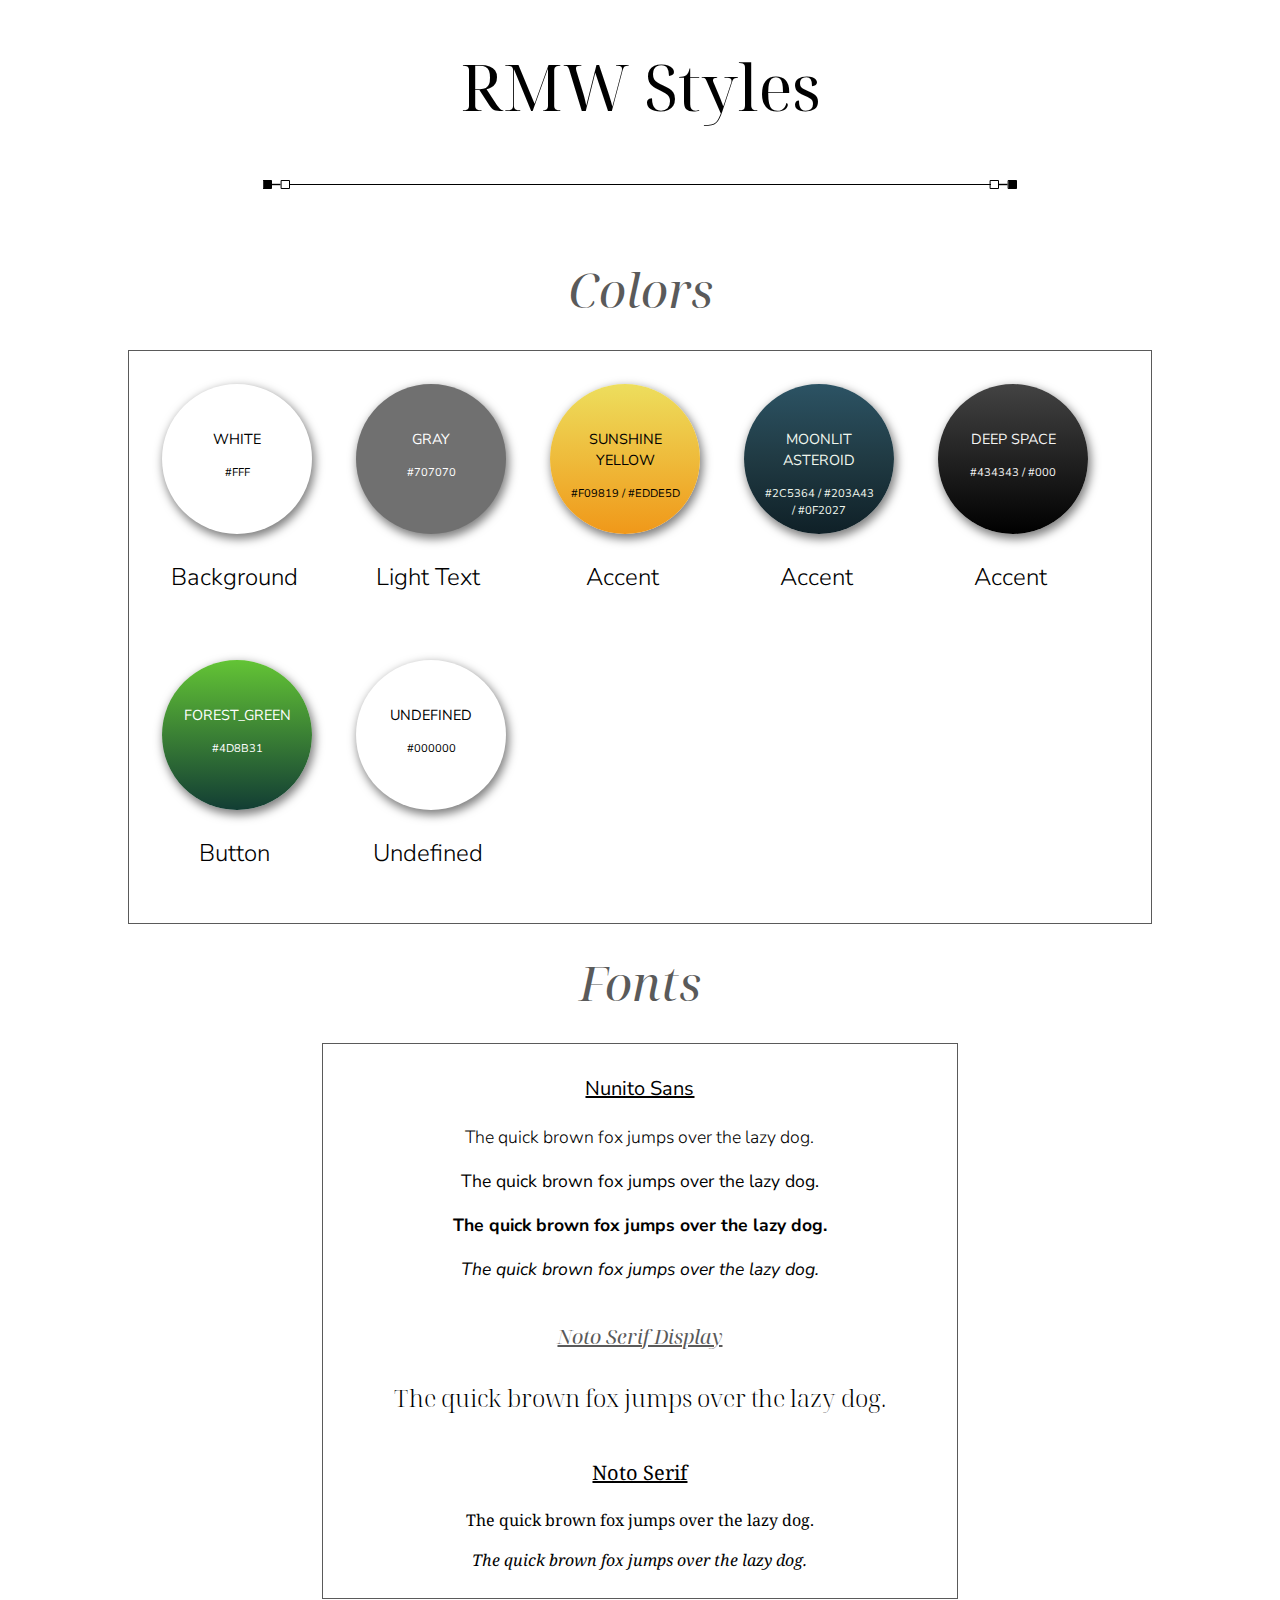
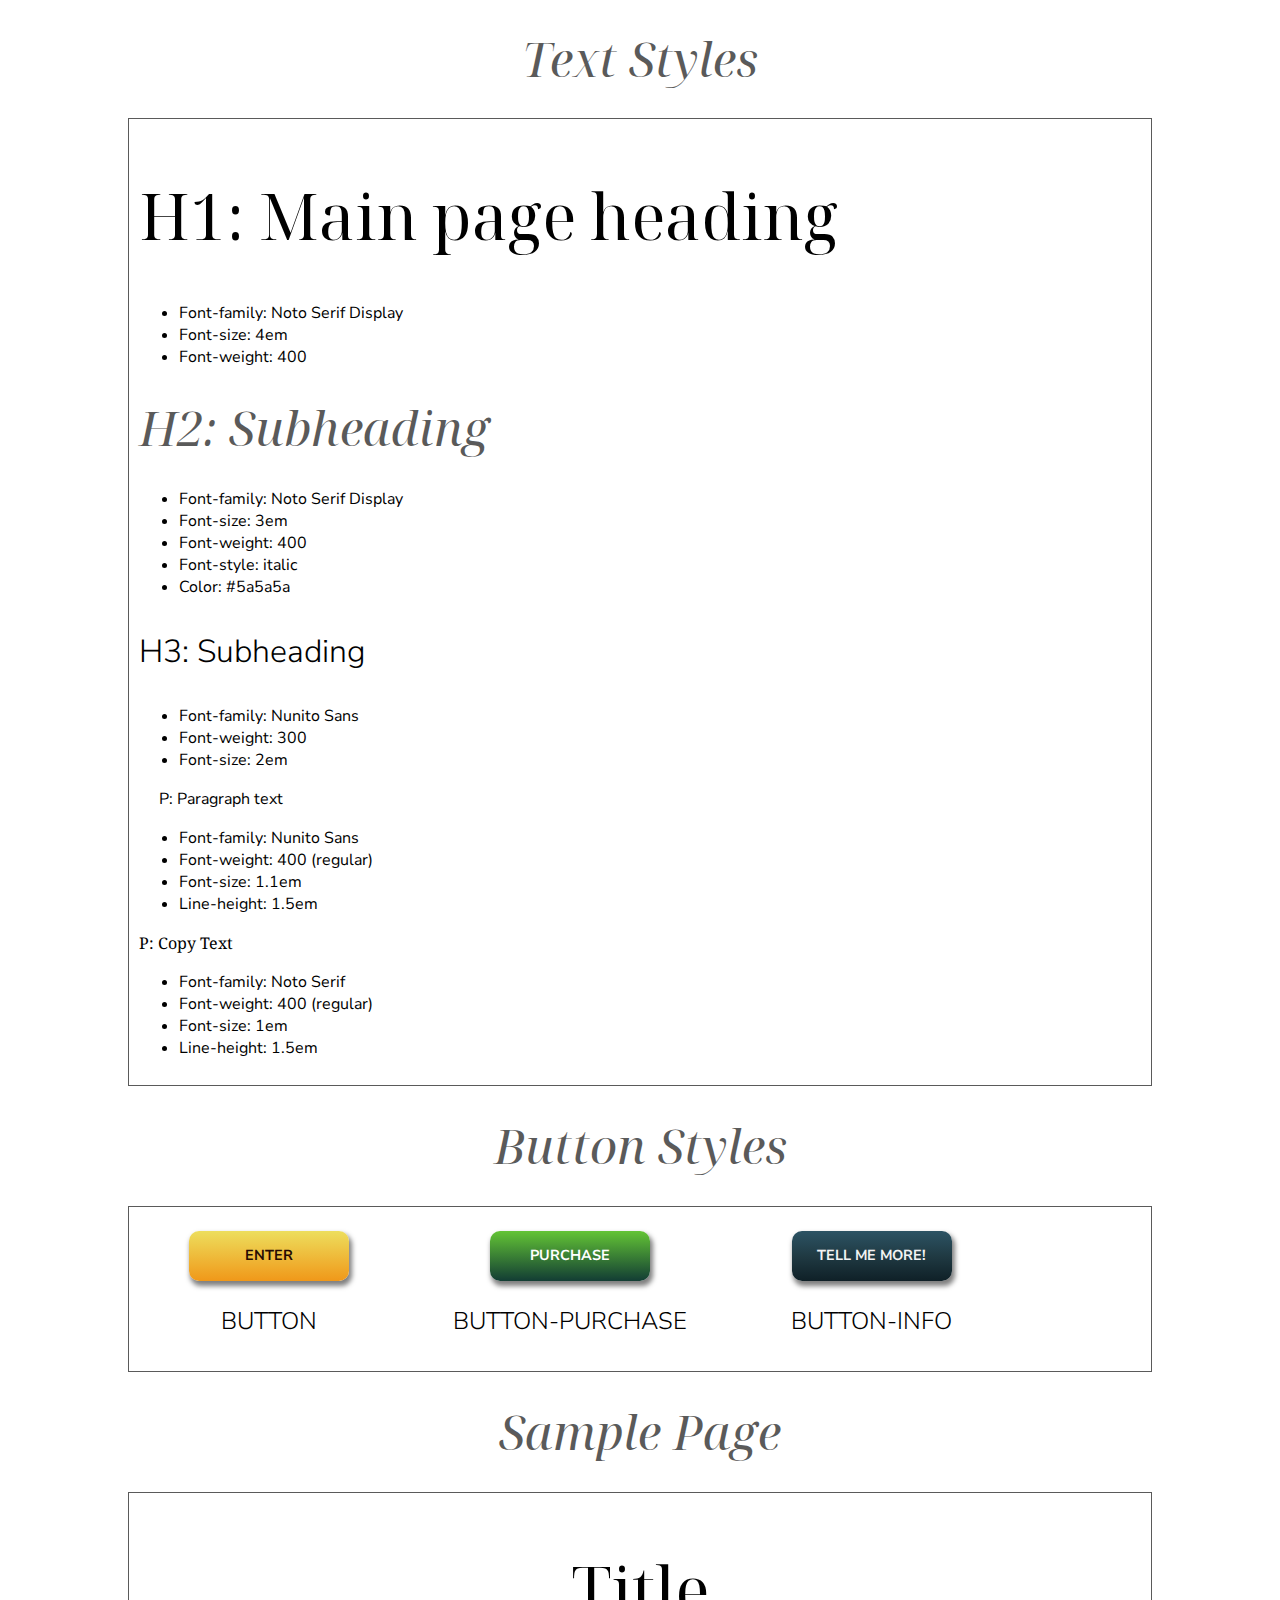
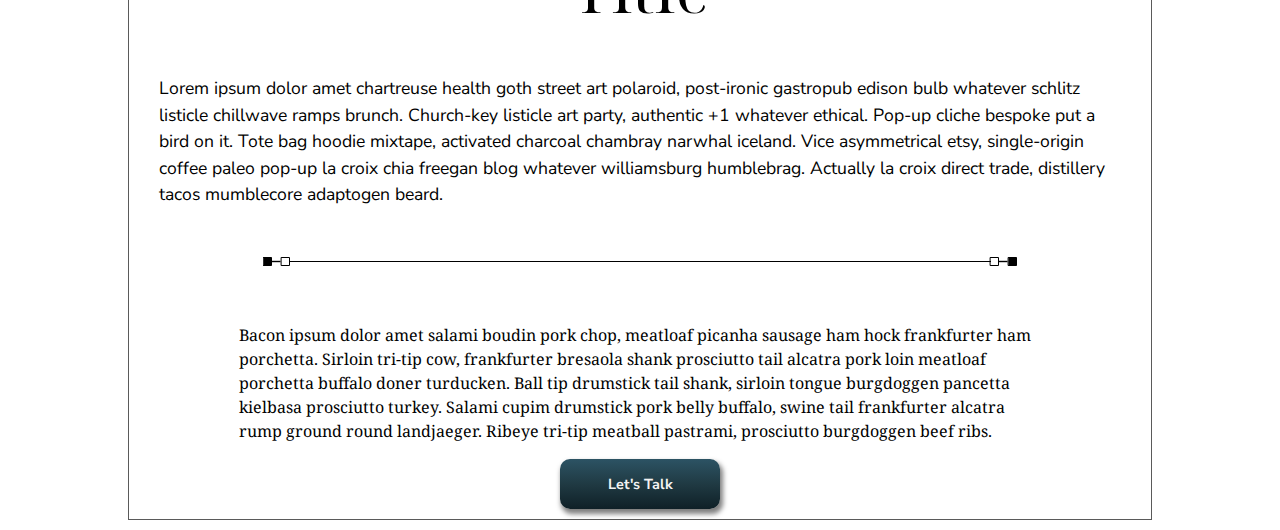
<file: index.html>
<!DOCTYPE html>

<html lang="”en”">
  <head>
    <title>RMW Styles Page</title>
    <link rel="shortcut icon" href="favicon.ico" type="image/x-icon" />
    <link rel="preconnect" href="https://fonts.googleapis.com" />
    <link rel="preconnect" href="https://fonts.gstatic.com" crossorigin />
    <link rel="preconnect" href="https://fonts.googleapis.com" />
    <link rel="preconnect" href="https://fonts.gstatic.com" crossorigin />
    <link rel="preconnect" href="https://fonts.googleapis.com" />
    <link rel="preconnect" href="https://fonts.gstatic.com" crossorigin />
    <link
      href="https://fonts.googleapis.com/css2?family=Noto+Serif+Display:ital,wght@0,300;0,400;1,300;1,400&family=Noto+Serif:ital@0;1&family=Nunito+Sans:ital,wght@0,300;0,400;0,700;1,300;1,400&display=swap"
      rel="stylesheet"
    />

    <link rel="stylesheet" href="style_guide.css" />
  </head>

  <body>
    <h1>RMW Styles</h1>
    <hr />

    <!-- ************colors*************** -->

    <h2>Colors</h2>
    <div class="container">
      <div class="color-container">
        <div class="color-desc">
          <div class="color-panel white">
            <p class="color-label">White</p>
            <p class="color-hex">#fff</p>
          </div>
          <h3>Background</h3>
        </div>

        <div class="color-desc">
          <div class="color-panel gray">
            <p class="color-label">Gray</p>
            <p class="color-hex">#707070</p>
          </div>
          <h3>Light Text</h3>
        </div>

        <div class="color-desc">
          <div class="color-panel sunshine_yellow">
            <p class="color-label">Sunshine Yellow</p>
            <p class="color-hex">#f09819 / #edde5d</p>
          </div>
          <h3>Accent</h3>
        </div>
        <div class="color-desc">
          <div class="color-panel moonlit_asteroid">
            <p class="color-label">Moonlit Asteroid</p>
            <p class="color-hex">#2c5364 / #203a43 / #0f2027</p>
          </div>
          <h3>Accent</h3>
        </div>

        <div class="color-desc">
          <div class="color-panel deep_space">
            <p class="color-label">Deep Space</p>
            <p class="color-hex">#434343 / #000</p>
          </div>
          <h3>Accent</h3>
        </div>

        <div class="color-desc">
          <div class="color-panel forest_green">
            <p class="color-label">forest_green</p>
            <p class="color-hex">#4D8B31</p>
          </div>
          <h3>Button</h3>
        </div>

        <div class="color-desc">
          <div class="color-panel">
            <p class="color-label">Undefined</p>
            <p class="color-hex">#000000</p>
          </div>
          <h3>Undefined</h3>
        </div>
      </div>
    </div>

    <!-- ************fonts*************** -->
    <h2>Fonts</h2>
    <div class="container narrow-container">
      <div class="font-container">
        <div class="font-panel">
          <p class="font-label nunito-sans">Nunito Sans</p>
          <p class="light nunito-sans">
            The quick brown fox jumps over the lazy dog.
          </p>
          <p class="regular nunito_sans">
            The quick brown fox jumps over the lazy dog.
          </p>
          <p class="bold nunito-sans">
            The quick brown fox jumps over the lazy dog.
          </p>
          <p class="italic nunito-sans">
            The quick brown fox jumps over the lazy dog.
          </p>
        </div>

        <div class="font-panel">
          <h2 class="font-label noto_serif_display">Noto Serif Display</h2>
          <h3 class="regular noto_serif_display">
            The quick brown fox jumps over the lazy dog.
          </h3>
        </div>
        <div class="font-panel">
          <p class="font-label copy">Noto Serif</p>
          <p class="copy">The quick brown fox jumps over the lazy dog.</p>
          <p class="italic copy">
            The quick brown fox jumps over the lazy dog.
          </p>
        </div>
      </div>
    </div>

    <!-- ************styling*************** -->
    <h2>Text Styles</h2>
    <div class="container">
      <div class="text-container">
        <div class="text-panel">
          <h1>H1: Main page heading</h1>
          <ul>
            <li>Font-family: Noto Serif Display</li>
            <li>Font-size: 4em</li>
            <li>Font-weight: 400</li>
          </ul>
        </div>
        <div class="text-panel">
          <h2>H2: Subheading</h2>
          <ul>
            <li>Font-family: Noto Serif Display</li>
            <li>Font-size: 3em</li>
            <li>Font-weight: 400</li>
            <li>Font-style: italic</li>
            <li>Color: #5a5a5a</li>
          </ul>
        </div>
        <div class="text-panel">
          <h3>H3: Subheading</h3>
          <ul>
            <li>Font-family: Nunito Sans</li>
            <li>Font-weight: 300</li>
            <li>Font-size: 2em</li>
          </ul>
        </div>
        <div class="text-panel">
          <p>P: Paragraph text</p>
          <ul>
            <li>Font-family: Nunito Sans</li>
            <li>Font-weight: 400 (regular)</li>
            <li>Font-size: 1.1em</li>
            <li>Line-height: 1.5em</li>
          </ul>
        </div>
        <div class="text-panel">
          <p class="copy">P: Copy Text</p>
          <ul>
            <li>Font-family: Noto Serif</li>
            <li>Font-weight: 400 (regular)</li>
            <li>Font-size: 1em</li>
            <li>Line-height: 1.5em</li>
          </ul>
        </div>
      </div>
    </div>
    <!-- ************buttons*************** -->
    <h2>Button Styles</h2>
    <div class="container">
      <div class="button-desc">
        <div class="button button-purchase">
          <p class="button-text">Enter</p>
        </div>
        <h3>Button</h3>
      </div>
      <div class="button-desc">
        <div class="button button-hover">
          <p class="button-text">Purchase</p>
        </div>
        <h3>Button-Purchase</h3>
      </div>

      <div class="button-desc">
        <div class="button button-info">
          <p class="button-text">Tell me More!</p>
        </div>
        <h3>Button-Info</h3>
      </div>
      <div class="text-container"></div>
    </div>
    <!-- ************sample page*************** -->
    <h2>Sample Page</h2>
    <div class="container">
      <h1>Title</h1>

      <p>
        Lorem ipsum dolor amet chartreuse health goth street art polaroid,
        post-ironic gastropub edison bulb whatever schlitz listicle chillwave
        ramps brunch. Church-key listicle art party, authentic +1 whatever
        ethical. Pop-up cliche bespoke put a bird on it. Tote bag hoodie
        mixtape, activated charcoal chambray narwhal iceland. Vice asymmetrical
        etsy, single-origin coffee paleo pop-up la croix chia freegan blog
        whatever williamsburg humblebrag. Actually la croix direct trade,
        distillery tacos mumblecore adaptogen beard.
      </p>
      <hr />
      <p class="copy">
        Bacon ipsum dolor amet salami boudin pork chop, meatloaf picanha sausage
        ham hock frankfurter ham porchetta. Sirloin tri-tip cow, frankfurter
        bresaola shank prosciutto tail alcatra pork loin meatloaf porchetta
        buffalo doner turducken. Ball tip drumstick tail shank, sirloin tongue
        burgdoggen pancetta kielbasa prosciutto turkey. Salami cupim drumstick
        pork belly buffalo, swine tail frankfurter alcatra rump ground round
        landjaeger. Ribeye tri-tip meatball pastrami, prosciutto burgdoggen beef
        ribs.
      </p>
      <div class="button button-info">
        <p class="button-text">Let's Talk</p>
      </div>
    </div>
  </body>
</html>
</file>
<file: style_guide.css>
body {
  font-family: "Nunito Sans", sans-serif;
  margin: 0 10%;
  font-size: 16px;
  color: #000000;
}

.logo {
  margin: 10px;
}
/* Background pattern from Toptal Subtle Patterns */
h1 {
  font-family: "Noto Serif Display", serif;
  text-align: center;
  font-size: 4em;
  font-weight: 400;
}

h2 {
  font-family: "Noto Serif Display", serif;
  text-align: center;
  font-size: 3em;
  line-height: 40px;
  font-style: italic;
  color: #5a5a5a;
  font-weight: 400;
}

h3 {
  font-family: "Nunito Sans", sans-serif;
  font-size: 1.5em;
  font-weight: 300;
}

hr {
  border: none;
  height: 50px;
  margin-top: 50px;
  background: url("horiz_dec.svg") no-repeat top center;
}

p {
  font-family: "Nunito Sans", sans-serif;
  font-size: 1.1em;
  line-height: 1.5em;
  padding: 0 20px 0 20px;
}

.copy {
  font-family: "Noto Serif", serif;
  font-weight: 400;
  font-size: 1em;
  padding: 0 100px 0 100px;
  line-height: 1.5em;
}

.container {
  border: 1px solid #5a5a5a;
  padding: 10px;
  margin: 10px auto;
  background-color: rgba(255, 255, 255, 0.5);
}

.color-container h3 {
  width: 100%;
  text-align: center;
}

.color-panel {
  text-transform: uppercase;
  display: inline-block;
  text-align: center;
  margin: 2%;
  min-height: 100px;
  width: 150px;
  height: 150px;
  border-radius: 100%;
  -webkit-box-shadow: 2px 4px 10px 1px rgba(0, 0, 0, 0.5);
  -moz-box-shadow: 2px 4px 10px 1px rgba(0, 0, 0, 0.5);
  box-shadow: 2px 4px 10px 1px rgba(0, 0, 0, 0.5);
}

.color-label {
  margin-top: 45px;
  font-size: 0.9em;
}

.color-desc {
  display: inline-block;
  margin: 20px;
}

.color-hex {
  font-size: 0.7em;
}

.white {
  background-color: #ffffff;
  color: #000;
}

.gray {
  background-color: #707070;
  color: #fff;
}

.sunshine_yellow {
  background: #f09819; /* fallback for old browsers */
  background: -webkit-linear-gradient(
    to bottom,
    #edde5d,
    #f09819
  ); /* Chrome 10-25, Safari 5.1-6 */
  background: linear-gradient(
    to bottom,
    #edde5d,
    #f09819
  ); /* W3C, IE 10+/ Edge, Firefox 16+, Chrome 26+, Opera 12+, Safari 7+ */

  color: #000000;
}

.sunkist {
  background: #f2994a; /* fallback for old browsers */
  background: -webkit-linear-gradient(
    to top,
    #f2c94c,
    #f2994a
  ); /* Chrome 10-25, Safari 5.1-6 */
  background: linear-gradient(
    to top,
    #f2c94c,
    #f2994a
  ); /* W3C, IE 10+/ Edge, Firefox 16+, Chrome 26+, Opera 12+, Safari 7+ */

  color: #000;
}

.moonlit_asteroid {
  background: #0f2027; /* fallback for old browsers */
  background: -webkit-linear-gradient(
    to bottom,
    #2c5364,
    #203a43,
    #0f2027
  ); /* Chrome 10-25, Safari 5.1-6 */
  background: linear-gradient(
    to bottom,
    #2c5364,
    #203a43,
    #0f2027
  ); /* W3C, IE 10+/ Edge, Firefox 16+, Chrome 26+, Opera 12+, Safari 7+ */

  color: #f0f7ee;
}

.deep_space {
  background: #000000; /* fallback for old browsers */
  background: -webkit-linear-gradient(
    to bottom,
    #434343,
    #000000
  ); /* Chrome 10-25, Safari 5.1-6 */
  background: linear-gradient(
    to bottom,
    #434343,
    #000000
  ); /* W3C, IE 10+/ Edge, Firefox 16+, Chrome 26+, Opera 12+, Safari 7+ */

  color: #f3f3f3;
}

.forest_green {
  background: #52c234; /* fallback for old browsers */
  background: -webkit-linear-gradient(
    to top,
    #123d34,
    #63c435
  ); /* Chrome 10-25, Safari 5.1-6 */
  background: linear-gradient(
    to top,
    #123d34,
    #63c435
  ); /* W3C, IE 10+/ Edge, Firefox 16+, Chrome 26+, Opera 12+, Safari 7+ */

  color: #fff;
}

.cedar {
  background-color: #c05746;
  color: #f0f7ee;
}

.narrow-container {
  width: 60%;
  margin: auto;
}

.font-panel {
  width: 100%;
  display: inline-block;
  text-align: center;
}

.font-label {
  font-size: 20px;
  text-decoration: underline;
}

.light {
  font-weight: 300;
}

.regular {
  font-style: normal;
}

.italic {
  font-style: italic;
}

.bold {
  font-weight: 700;
}

.extra-bold {
  font-weight: 800;
}

.light {
  font-weight: 300;
}

.nunito-sans,
li {
  font-family: "Nunito Sans", sans-serif;
}

.noto_serif_display {
  font-family: "Noto Serif Display", serif;
}

.text-panel h1 {
  font-size: 4em;
  font-family: "Noto Serif Display", serif;
  text-align: left;
}

.text-panel h2 {
  font-weight: 400;
  font-size: 3em;
  font-family: "Noto Serif Display", serif;
  text-align: left;
}

.text-panel h3 {
  font-weight: 300;
  font-size: 2em;
}

.text-panel p {
  font-weight: 400;
  font-size: 16px;
  font-family: "Nunito Sans", sans-serif;
}

.text-panel p.copy {
  font-family: "Noto Serif", serif;
  font-weight: 400;
  font-size: 1em;
  padding: 0;
}

.button {
  height: 50px;
  width: 160px;
  border-radius: 10px;
  color: #250902;
  margin: 0 auto;
  -webkit-box-shadow: 2px 4px 5px 1px rgba(0, 0, 0, 0.5);
  -moz-box-shadow: 2px 4px 5px 1px rgba(0, 0, 0, 0.5);
  box-shadow: 2px 4px 5px 1px rgba(0, 0, 0, 0.5);
}

.button-purchase {
  background: #f09819; /* fallback for old browsers */
  background: -webkit-linear-gradient(
    to bottom,
    #edde5d,
    #f09819
  ); /* Chrome 10-25, Safari 5.1-6 */
  background: linear-gradient(
    to bottom,
    #edde5d,
    #f09819
  ); /* W3C, IE 10+/ Edge, Firefox 16+, Chrome 26+, Opera 12+, Safari 7+ */
}

.button-hover {
  background: #52c234; /* fallback for old browsers */
  background: -webkit-linear-gradient(
    to top,
    #123d34,
    #63c435
  ); /* Chrome 10-25, Safari 5.1-6 */
  background: linear-gradient(
    to top,
    #123d34,
    #63c435
  ); /* W3C, IE 10+/ Edge, Firefox 16+, Chrome 26+, Opera 12+, Safari 7+ */
  color: #fff;
}

.button-info {
  background: #0f2027; /* fallback for old browsers */
  background: -webkit-linear-gradient(
    to bottom,
    #2c5364,
    #203a43,
    #0f2027
  ); /* Chrome 10-25, Safari 5.1-6 */
  background: linear-gradient(
    to bottom,
    #2c5364,
    #203a43,
    #0f2027
  ); /* W3C, IE 10+/ Edge, Firefox 16+, Chrome 26+, Opera 12+, Safari 7+ */
  color: #f3f3f3;
}

.button-desc {
  text-transform: uppercase;
  display: inline-block;
  text-align: center;
  margin: 0 5%;
}

.button-desc.h3 {
  text-align: center;
  color: #01161e;
}

.button-text {
  font-size: 0.9em;
  text-align: center;
  padding-top: 9%;
  font-weight: 700;
}
</file>
